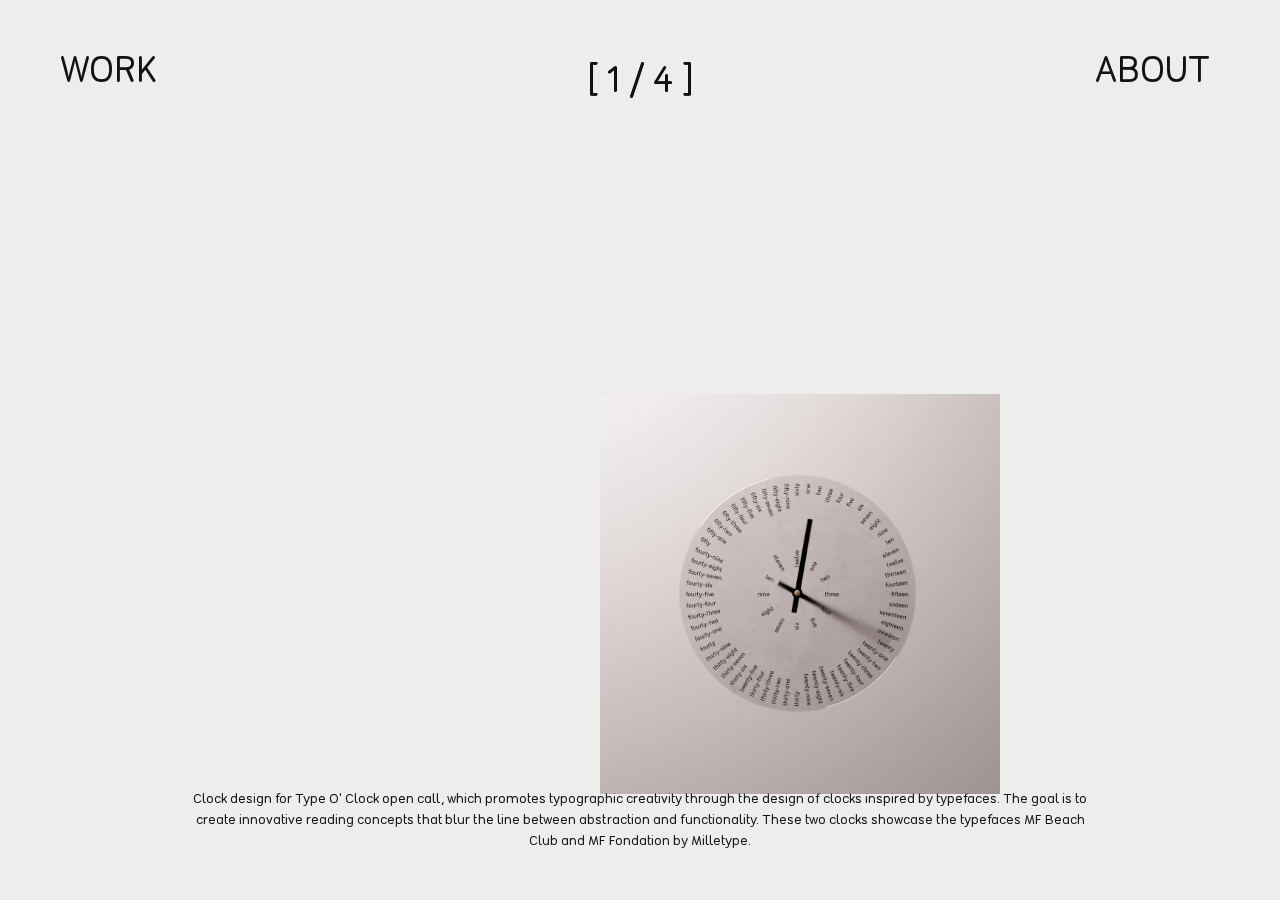
<file: index.html>
<!DOCTYPE html>
<html>

<head>
  <style>
       @font-face {
      font-family: 'MFBeachClub';
      src: url('fonts/MFBeachClub-Regular.ttf') format('truetype');
      font-weight: normal;
      font-style: normal;
    }
    body {
      background: #ededed;
      font-family: 'MFBeachClub', sans-serif;
      margin: 20px;
    }
      

    h2 {
      color: black;
      font-weight: normal;
    }

    Title {
      color: black;
      font-size: 100px;
    }

    button {
        font-family: 'MFBeachClub', sans-serif;
      background: none;
      color: white;
      border: none;
      padding: 20px 40px;
      border-radius: 80px;
      font-size: 40px;
      margin-right: 10px;
      cursor: pointer;
      margin-bottom: 20px;
      position: absolute;
      top: 20px;
      z-index: 10000;
      mix-blend-mode: difference;
    }

    button.active {
      background: black;
      color: white;
    }

    .popup {
      display: none;
      background-color: transparent;
      color: black;
      position: absolute;
      z-index: 1000;
      border-radius: 10px;
      width: 25vw;
      padding: 0;
      box-sizing: border-box;
      cursor: move;
    }

    .product_image {
      width: 125%;
      height: auto;
    }

    .product_description {
      position: fixed;
      bottom: 20px;
      left: 50%;
      transform: translateX(-50%);
      padding: 15px;
      text-align: center;
      font-size: 0.938rem;
      width: 80%;
      max-width: 900px;
      z-index: 9999;
      color: white;
      mix-blend-mode: difference;
    }

    /* ✅ Ajout du style pour la numérotation */
    .image_counter {
      position: fixed;
      top: 10px;
      left: 50%;
      transform: translateX(-50%);
      font-size: 40px;
      background: rgba(0, 0, 0, 0.6);
      color: white;
      padding: 40px 12px;
      border-radius: 10px;
      z-index: 10001;
      mix-blend-mode: difference;
      pointer-events: none;
    }
  </style>
</head>

<body>
  <title>Romain Marc</title>
  <button id="workButton" style="left: 20px;">WORK</button>
  <button id="aboutButton" style="right: 20px;">ABOUT</button>

  <div id="popup" class="popup">
    <div class="popup_content">
      <img id="popupImage" class="product_image" draggable="false" alt="Artwork">
    </div>
  </div>

  <p id="popupDescription" class="product_description"></p>

  <!-- ✅ Ajout du compteur d'image -->
  <div id="imageCounter" class="image_counter">1/1</div>

  <script>
    const popup = document.getElementById("popup");
    const popupImage = document.getElementById("popupImage");
    const popupDescription = document.getElementById("popupDescription");
    const workButton = document.getElementById("workButton");
    const aboutButton = document.getElementById("aboutButton");
    const imageCounter = document.getElementById("imageCounter"); // ✅ compteur

    const projects = [
        {
        description: "Clock design for Type O' Clock open call, which promotes typographic creativity through the design of clocks inspired by typefaces. The goal is to create innovative reading concepts that blur the line between abstraction and functionality. These two clocks showcase the typefaces MF Beach Club and MF Fondation by Milletype.",
        images: [
          "links/TYPEOCLOCK/ToC_1_front-min.jpg",
          "links/TYPEOCLOCK/ToC_1_Rside-min.jpg",
          "links/TYPEOCLOCK/ToC_2_front-min.jpg",
          "links/TYPEOCLOCK/ToC_2_Lside-min.jpg",
        ]
      },
      {
        description: "Poster design and various visuals for the “Christian Dior, Designer of Dreams” exhibition at the National Museum in Riyadh, presenting a retrospective on 75 years of Christian Dior's creativity and audacity.",
        images: [
          "links/_REDUCED/dior1-min.jpg",
          "links/_REDUCED/dior2-min.jpg",
          "links/_REDUCED/dior3-min.jpg",
        ]
      },
      {
        description: "MF Beach Club is a rounded variable typeface in 4 styles: Sans, Sans Stencil, Serif and Serif Stencil. All these styles can be combined to add fun an flavour. The typeface is supporting Latin languages. Design by Milletype Foundry",
        images: [
          "links/_REDUCED/DSC02842-min.jpg",
          "links/_REDUCED/DSC02810-min.jpg",
          "links/MF_BEACHCLUB/DSC02947-min.jpg",
          "links/_REDUCED/MF_Beach_Club-min.gif",
          "links/_REDUCED/tshit_mockup_front-min.jpg",
          "links/_REDUCED/tshit_mockup_back-min.jpg",
        ]
      },
      {
        description: "This book questions the different creative processes that are anchored in an extension of the history of typography by allowing its conservation, through the ages, by adapting old typographic characters or by larger creations that refer directly to a current. 170 × 246 mm - 128 pages - Cover 250gr/m2 - Uncoated paper 80gr/m2 - Glued square back - Fluorescent orange jaspage",
        images: [
          "links/_REDUCED/couv-1-min.jpg",
          "links/_REDUCED/dp-1-min.jpg",
          "links/_REDUCED/dp-3-min.jpg",
          "links/_REDUCED/dp-6-min.jpg",
          "links/_REDUCED/dp-8-min.jpg",
          "links/_REDUCED/dp-9-min.jpg",
        ]
      },
      {
        description: "An exquisite serif typeface meticulously crafted to echo the grandeur of ancient Greek engravings and the enduring elegance of lapidary inscriptions. Rooted in its earliest inspirations,",
        images: [
          "links/MF_CORINTHE/MF_Specimen_Corinthe5-min.jpg",
          "links/MF_CORINTHE/MF_Specimen_Corinthe6-min.jpg",
          "links/_REDUCED/Corintheoverzoom-min.gif",
          "links/MF_CORINTHE/MF_Specimen_Corinthe7-min.jpg",
          "links/MF_CORINTHE/MF_Specimen_Corinthe9-min.jpg",
          "links/_REDUCED/DSC02727-min.jpg",
        ]
      },
      {
        description: "The PRAd'A (Palmarès Rédional d'architecture en Nouvelle-Aquitaine) is a prize list aimed at rewarding architectural creations in the nouvelle-aquitaine region. The identity system inspired by the classification into different categories: S, M, L, XL. Based on adaptability, games of scale and construction revolving around a variable typography offering a playground. Design: Tabaramounien - Scenography: MJ Studio",
        images: [
          "links/PRADA/IMG_3316.jpg",
          "links/PRADA/IMG_5384.JPG",
          "links/PRADA/IMG_3318.jpg",
          "links/PRADA/IMG_5389.JPG",
        ]
      },
      {
        description: "SoS Sans is a bespoke typeface designed for Society Of Signs, a website devoted to pictography history and exploration. Society Of Signs is showcasing a range of pictograms and language systems.",
        images: [
          "links/_REDUCED/sos5-min.png",
          "links/_REDUCED/sos1-min.png",
          "links/_REDUCED/sos2-min.png",
          "links/_REDUCED/sos3-min.png",
          "links/_REDUCED/sos4-min.png",
        ]
      },
      {
        description: "In Search Of tells the fictional story of a person generated by artificial intelligence. The story is read through a series of differents texts, following the ages of life, from birth to death. Mirrors of our lives. 630 pages - Cover 250gr/m2 - Coated paper 80gr/m2 - Glued square back- Matte varnish",
        images: [
          "links/_REDUCED/EDITION_1-min.jpg",
          "links/_REDUCED/EDITION_3-min.jpg",
          "links/_REDUCED/EDITION_5-min.jpg",
          "links/_REDUCED/EDITION_6-min.jpg",
          "links/_REDUCED/POSTER_2-min.jpg",
          "links/_REDUCED/SPECIMEN1-min.jpg",
          "links/_REDUCED/SPECIMEN2-min.jpg",
          "links/_REDUCED/SPECIMEN3-min.jpg",
        ]
      },
      {
        description: "Stylistic set extension for the Purple Haze typeface to Greek and Georgian alphabets with the aim of expanding languages. Design by Fontspectrum (Edgar Walthert & Daniel Maarleveld).",
        images: [
          "links/_REDUCED/Specimen-min.jpg",
          "links/_REDUCED/Specimen2-min copie.jpg",
          "links/_REDUCED/Specimen4-min.jpg",
          "links/_REDUCED/Specimen6-min.jpg",
          "links/_REDUCED/Specimen9-min.jpg",
        ]
      },
      {
        description: "Ostensible is a collection dealing with the question of brutalism in architecture. This edition is composed of three issues, each dealing with a different subject and forming a common object. The three books are collected in a concrete box produced by @ofthebridge. 180 × 240 mm - 210 pages - 160gr/m2 paper - Sewn square back",
        images: [
          "links/_REDUCED/DSC09212-scaled-min.jpg",
          "links/_REDUCED/DSC09293-scaled-min.jpg",
          "links/_REDUCED/DSC09264-min.jpg",
          "links/_REDUCED/DSC09316-scaled-min.jpg",
          "links/OSTENSIBLE/DSC09291.jpg",
        ]
      },
      {
        description: "Electric Blue is a variable typeface in two axis (width and weight) inspired by the pixel design era and also a tribute to a famous Dutch graphic and type designer know as Wim Crouwel.Design by Fontspectrum (Edgar Walthert & Daniel Maarleveld).",
        images: [
          "links/ELECTRIC_BLUE/specimen-min.jpg",
          "links/ELECTRIC_BLUE/specimen5-min.jpg",
          "links/ELECTRIC_BLUE/specimen6-min.jpg",
          "links/_REDUCED/specimen8-min.jpg",
          "links/_REDUCED/specimen12-min.jpg",
          "links/_REDUCED/specimen14-min.jpg",
        ]
      },
      {
        description: "Burner institute is a project of a fictitious persona of a protagonist, banker by day and graffiti artist by night. The realization of the specimens makes it possible to confront these two worlds, Posters: 1200 × 800 mm - Parchment: 210 × 8300 mm",
        images: [
          "links/_REDUCED/letters-min.jpg",
          "links/_REDUCED/poster1-min.jpg",
          "links/_REDUCED/poster2-min.jpg",
          "links/_REDUCED/poster3-min.jpg",
          "links/_REDUCED/parcheminfondnoir-min.jpg",
        ]
      },
    ];

    let currentProjectIndex = 0;
    let currentImageIndex = 0;
    let zCounter = 1000;

    function bringToFront(el) {
      zCounter++;
      el.style.zIndex = zCounter;
    }

    function showPopup() {
      if (currentImageIndex === 0) {
        const oldPopups = document.querySelectorAll(".popup.generated");
        oldPopups.forEach(p => p.remove());
      }

      const project = projects[currentProjectIndex];
      const image = project.images[currentImageIndex];

      // ✅ Mise à jour du compteur
      imageCounter.textContent = `[ ${currentImageIndex + 1} / ${project.images.length} ]`;

      const newPopup = popup.cloneNode(true);
      newPopup.classList.add("generated");

      const newImage = newPopup.querySelector("img");
      newImage.src = image;

      newPopup.style.display = "block";
      newPopup.style.visibility = "hidden";
      newPopup.style.left = "-9999px";
      newPopup.style.top = "-9999px";

      document.body.appendChild(newPopup);

      const popupWidth = newPopup.offsetWidth;
      const popupHeight = newPopup.offsetHeight;

      const maxX = Math.max(0, window.innerWidth - popupWidth - 20);
      const maxY = window.innerHeight * 0.6;
      const posX = Math.floor(Math.random() * maxX);
      const posY = Math.floor(Math.random() * maxY);

      newPopup.style.left = posX + "px";
      newPopup.style.top = posY + "px";
      newPopup.style.visibility = "visible";
      bringToFront(newPopup);

      newPopup.addEventListener("mousedown", (e) => {
        isDragging = true;
        bringToFront(newPopup);
        offsetX = e.clientX - newPopup.offsetLeft;
        offsetY = e.clientY - newPopup.offsetTop;
        document.addEventListener("mousemove", movePopupNew);
        document.addEventListener("mouseup", stopDraggingNew);
      });

      function movePopupNew(e) {
        if (!isDragging) return;
        newPopup.style.left = (e.clientX - offsetX) + "px";
        newPopup.style.top = (e.clientY - offsetY) + "px";
      }

      function stopDraggingNew() {
        isDragging = false;
        document.removeEventListener("mousemove", movePopupNew);
        document.removeEventListener("mouseup", stopDraggingNew);
      }

      popupDescription.textContent = project.description;

      currentImageIndex++;
      if (currentImageIndex >= project.images.length) {
        currentImageIndex = 0;
        currentProjectIndex = (currentProjectIndex + 1) % projects.length;
      }
    }

    aboutButton.addEventListener("click", () => {
      window.location.href = 'about.html';
    });

    workButton.addEventListener("click", showPopup);

    let isDragging = false;
    let offsetX = 0;
    let offsetY = 0;

    popup.addEventListener("mousedown", (e) => {
      isDragging = true;
      bringToFront(popup);
      offsetX = e.clientX - popup.offsetLeft;
      offsetY = e.clientY - popup.offsetTop;
      document.addEventListener("mousemove", movePopup);
      document.addEventListener("mouseup", stopDragging);
    });

    function movePopup(e) {
      if (!isDragging) return;
      popup.style.left = (e.clientX - offsetX) + "px";
      popup.style.top = (e.clientY - offsetY) + "px";
    }

    function stopDragging() {
      isDragging = false;
      document.removeEventListener("mousemove", movePopup);
      document.removeEventListener("mouseup", stopDragging);
    }

    // ✅ Affiche la première image automatiquement à l'ouverture
    window.addEventListener("load", showPopup);
  </script>
</body>

</html>
</file>
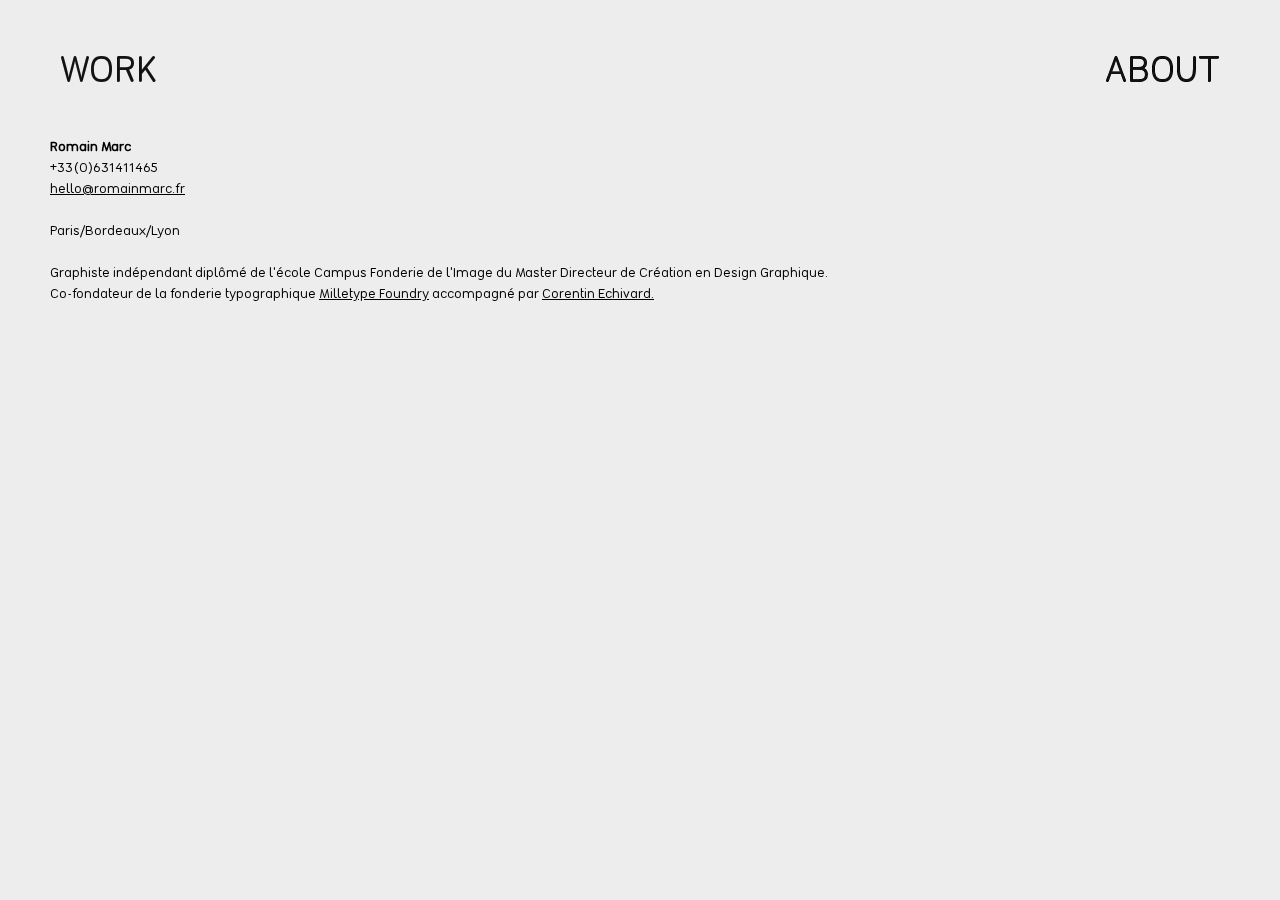
<file: about.html>
<!DOCTYPE html>
<html>

<head>
  <style>
      @font-face {
      font-family: 'MFBeachClub';
      src: url('fonts/MFBeachClub-Regular.ttf') format('truetype');
      font-weight: normal;
      font-style: normal;
    }
    body {
      background: #ededed;
      font-family: 'MFBeachClub', sans-serif;
      margin: 0;
      padding: 0;
    }

    h2 {
      color: black;
      font-weight: bold;
    }

    title {
      color: black;
      font-size: 100px;
    }

    button {
        font-family: 'MFBeachClub', sans-serif;
      background: none;
      color: white;
      border: none;
      padding: 20px 40px;
      border-radius: 80px;
      font-size: 40px;
      cursor: pointer;
      position: absolute;
      top: 20px;
      z-index: 10000;
      mix-blend-mode: difference;
    }

    button.active {
      background: black;
      color: white;
    }

    #aboutButton {
      right: 20px;
    }

    #workButton {
      left: 20px;
    }

    .about-container {
      padding-top: 120px; /* espace sous les boutons */
      padding-left: 50px; /* marge à gauche */
      padding-right: 50px;
      font-size: 0.938rem;
      color: black;
      max-width: 900px;
    }

    b {
      font-weight: bold;
    }

  </style>
</head>

<body>
  <title>Romain Marc</title>
  
  <!-- Lien vers index.html pour le bouton Work -->
  <a href="index.html">
    <button id="workButton">WORK</button>
  </a>
  
  <button id="aboutButton" class="active">ABOUT</button>

  <div class="about-container">
    <p>
      <b>Romain Marc</b><br>
      +33(0)631411465<br>
      <a href="mailto:hello@romainmarc.fr" style="color:black;">hello@romainmarc.fr</a><br><br>
        
        Paris/Bordeaux/Lyon<br><br>

    Graphiste indépendant diplômé de l'école Campus Fonderie de l'Image du Master Directeur de Création en Design Graphique.<br>
    Co-fondateur de la fonderie typographique <a href="https://milletype.fr/"target="_blank" style="color:black;">Milletype Foundry</a> accompagné par 
    <a href="https://corentinechivard.com//"target="_blank" style="color:black;">Corentin Echivard.</a>
    </p>
  </div>
</body>

</html>
</file>
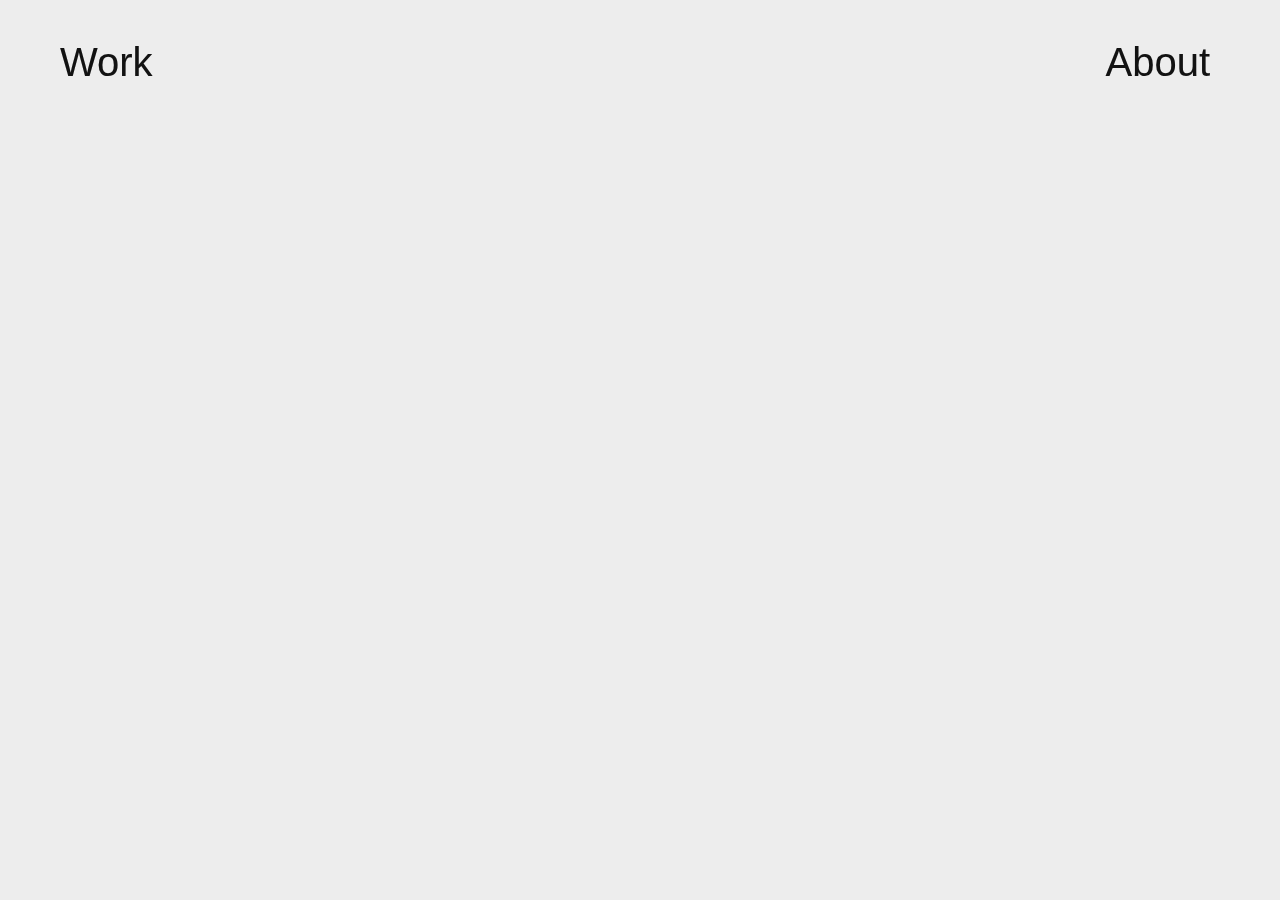
<file: shop.html>
<!DOCTYPE html>
<html>

<head>
  <style>
    body {
      background: #ededed;
      font-family: sans-serif;
      margin: 20px;
    }

    h2 {
      color: black;
      font-weight: bold;
    }

    Title {
      color: black;
      font-size: 100px;
    }

    button {
      background: none;
      color: white;
      border: none;
      padding: 20px 40px;
      border-radius: 80px;
      font-size: 40px;
      margin-right: 10px;
      cursor: pointer;
      margin-bottom: 20px;
      position: absolute;
      top: 20px;
      z-index: 10000;
      mix-blend-mode: difference;
    }

    button.active {
      background: black;
      color: white;
    }

    .popup {
      display: none;
      background-color: transparent;
      color: black;
      position: absolute;
      z-index: 1000;
      border-radius: 10px;
      width: 25vw;
      padding: 0;
      box-sizing: border-box;
      cursor: move;
    }

    .product_image {
      width: 125%;
      height: auto;
    }

    .product_description {
      position: fixed;
      bottom: 20px;
      left: 50%;
      transform: translateX(-50%);
      padding: 15px;
      text-align: center;
      font-size: 14px;
      width: 80%;
      max-width: 900px;
      z-index: 9999;
      color: white;
      mix-blend-mode: difference;
    }
  </style>
</head>

<body>
  <title>Romain Marc</title>
  <button id="workButton" style="left: 20px;">Work</button>
  <button id="aboutButton" style="right: 20px;">About</button>

  <div id="popup" class="popup">
    <div class="popup_content">
      <img id="popupImage" class="product_image" draggable="false" alt="Artwork">
    </div>
  </div>

  <p id="popupDescription" class="product_description"></p>

  <script>
    const popup = document.getElementById("popup");
    const popupImage = document.getElementById("popupImage");
    const popupDescription = document.getElementById("popupDescription");
    const workButton = document.getElementById("workButton");

    const projects = [
      {
        description: "Poster design and various visuals for the “Christian Dior, Designer of Dreams” exhibition at the National Museum in Riyadh, presenting a retrospective on 75 years of Christian Dior's creativity and audacity.",
        images: [
          "links/DIOR/dior1.jpg",
          "links/DIOR/dior3.jpg",
          "links/DIOR/dior2.webp",
        ]
      },
      {
        description: "MF Beach Club is a rounded variable typeface in 4 styles: Sans, Sans Stencil, Serif and Serif Stencil. All these styles can be combined to add fun an flavour. The typeface is supporting Latin languages. Design by Milletype Foundry",
        images: [
          "links/MF_BEACHCLUB/DSC02842.jpg",
          "links/MF_BEACHCLUB/DSC02810.jpg",
          "links/MF_BEACHCLUB/DSC02947.jpg",
          "links/MF_BEACHCLUB/MF_Beach_Club.gif",
          "links/MF_BEACHCLUB/tshit_mockup_front.webp",
          "links/MF_BEACHCLUB/tshit_mockup_back.jpg",
        ]
      },
    {
        description: "This book questions the different creative processes that are anchored in an extension of the history of typography by allowing its conservation, through the ages, by adapting old typographic characters or by larger creations that refer directly to a current. 170 × 246 mm - 128 pages - Cover 250gr/m2 - Uncoated paper 80gr/m2 - Glued square back - Fluorescent orange jaspage",
        images: [
          "links/RECREATION_CONTEMPORAINE/couv-1.jpg",
          "links/RECREATION_CONTEMPORAINE/dp-1.jpg",
          "links/RECREATION_CONTEMPORAINE/dp-3.jpg",
          "links/RECREATION_CONTEMPORAINE/dp-6.jpg",
          "links/RECREATION_CONTEMPORAINE/dp-8.jpg",
          "links/RECREATION_CONTEMPORAINE/dp-9.jpg",
        ]
      },
      {
        description: "An exquisite serif typeface meticulously crafted to echo the grandeur of ancient Greek engravings and the enduring elegance of lapidary inscriptions. Rooted in its earliest inspirations,",
        images: [
          "links/MF_CORINTHE/MF_Specimen_Corinthe5.jpg",
          "links/MF_CORINTHE/MF_Specimen_Corinthe6.jpg",
          "links/MF_CORINTHE/Corintheoverzoom.gif",
          "links/MF_CORINTHE/MF_Specimen_Corinthe7.jpg",
          "links/MF_CORINTHE/MF_Specimen_Corinthe9.jpg",
          "links/MF_CORINTHE/DSC02727.jpg",
        ]
      },
        {
        description: "The PRAd'A (Palmarès Rédional d'architecture en Nouvelle-Aquitaine) is a prize list aimed at rewarding architectural creations in the nouvelle-aquitaine region. The identity system inspired by the classification into different categories: S, M, L, XL. Based on adaptability, games of scale and construction revolving around a variable typography offering a playground. Design: Tabaramounien - Scenography: MJ Studio",
        images: [
          "links/PRADA/IMG_3316.jpg",
          "links/PRADA/IMG_5384.JPG",
          "links/PRADA/IMG_3318.jpg",
          "links/PRADA/IMG_5389.JPG",
        ]
      },
      {
        description: "SoS Sans is a bespoke typeface designed for Society Of Signs, a website devoted to pictography history and exploration. Society Of Signs is showcasing a range of pictograms and language systems.",
        images: [
          "links/SOS/sos5.png",
          "links/SOS/sos1.png",
          "links/SOS/sos2.png",
          "links/SOS/sos3.png",
          "links/SOS/sos4.png",
        ]
      },
        {
        description: "In Search Of tells the fictional story of a person generated by artificial intelligence. The story is read through a series of differents texts, following the ages of life, from birth to death. Mirrors of our lives. 630 pages - Cover 250gr/m2 - Coated paper 80gr/m2 - Glued square back- Matte varnish",
        images: [
          "links/a_la_recherche/EDITION_1.jpg",
          "links/a_la_recherche/EDITION_3.jpg",
          "links/a_la_recherche/EDITION_5.jpg",
          "links/a_la_recherche/EDITION_6.jpg",
          "links/a_la_recherche/POSTER_2.jpg",
          "links/a_la_recherche/SPECIMEN1.jpg",
          "links/a_la_recherche/SPECIMEN2.jpg",
          "links/a_la_recherche/SPECIMEN3.jpg",
        ]
      },
        {
        description: "Stylistic set extension for the Purple Haze typeface to Greek and Georgian alphabets with the aim of expanding languages. Design by Fontspectrum (Edgar Walthert & Daniel Maarleveld).",
        images: [
          "links/PURPLE_HAZE/Specimen.jpg",
          "links/PURPLE_HAZE/Specimen2.jpg",
          "links/PURPLE_HAZE/Specimen4.jpg",
          "links/PURPLE_HAZE/Specimen6.jpg",
          "links/PURPLE_HAZE/Specimen9.jpg",
        ]
      },
        {
        description: "Ostensible is a collection dealing with the question of brutalism in architecture. This edition is composed of three issues, each dealing with a different subject and forming a common object. The three books are collected in a concrete box produced by @ofthebridge. 180 × 240 mm - 210 pages - 160gr/m2 paper - Sewn square back",
        images: [
          "links/Ostensible/DSC09212-scaled.jpg",
          "links/Ostensible/DSC09293-scaled.jpg",
          "links/Ostensible/DSC09264.jpg",
          "links/Ostensible/DSC09316-scaled.jpg",
          "links/Ostensible/DSC09291.jpg",
        ]
      },
        {
        description: "Electric Blue is a variable typeface in two axis (width and weight) inspired by the pixel design era and also a tribute to a famous Dutch graphic and type designer know as Wim Crouwel.Design by Fontspectrum (Edgar Walthert & Daniel Maarleveld).",
        images: [
          "links/ELECTRIC_BLUE/specimen.jpg",
          "links/ELECTRIC_BLUE/specimen5.jpg",
          "links/ELECTRIC_BLUE/specimen6.jpg",
          "links/ELECTRIC_BLUE/specimen8.jpg",
          "links/ELECTRIC_BLUE/specimen12.jpg",
          "links/ELECTRIC_BLUE/specimen14.jpg",
        ]
      },
        {
        description: "Burner institute is a project of a fictitious persona of a protagonist, banker by day and graffiti artist by night. The realization of the specimens makes it possible to confront these two worlds, Posters: 1200 × 800 mm - Parchment: 210 × 8300 mm",
        images: [
          "links/BURNER_INSTITUTE/letters.jpg",
          "links/BURNER_INSTITUTE/poster1.jpg",
          "links/BURNER_INSTITUTE/poster2.jpg",
          "links/BURNER_INSTITUTE/poster3.jpg",
          "links/BURNER_INSTITUTE/parcheminfondnoir.jpg",
        ]
      },
    ];

    let currentProjectIndex = 0;
    let currentImageIndex = 0;
    let zCounter = 1000;

    function bringToFront(el) {
      zCounter++;
      el.style.zIndex = zCounter;
    }

    function showPopup() {
      if (currentImageIndex === 0) {
        const oldPopups = document.querySelectorAll(".popup.generated");
        oldPopups.forEach(p => p.remove());
      }

      const project = projects[currentProjectIndex];
      const image = project.images[currentImageIndex];

      const newPopup = popup.cloneNode(true);
      newPopup.classList.add("generated");

      const newImage = newPopup.querySelector("img");
      newImage.src = image;

      newPopup.style.display = "block";
      newPopup.style.visibility = "hidden";
      newPopup.style.left = "-9999px";
      newPopup.style.top = "-9999px";

      document.body.appendChild(newPopup);

      const popupWidth = newPopup.offsetWidth;
      const popupHeight = newPopup.offsetHeight;

      const maxX = Math.max(0, window.innerWidth - popupWidth - 20);
      const maxY = window.innerHeight * 0.6; // max 60% vertical
      const posX = Math.floor(Math.random() * maxX);
      const posY = Math.floor(Math.random() * maxY);

      newPopup.style.left = posX + "px";
      newPopup.style.top = posY + "px";
      newPopup.style.visibility = "visible";
      bringToFront(newPopup);

      newPopup.addEventListener("mousedown", (e) => {
        isDragging = true;
        bringToFront(newPopup);
        offsetX = e.clientX - newPopup.offsetLeft;
        offsetY = e.clientY - newPopup.offsetTop;
        document.addEventListener("mousemove", movePopupNew);
        document.addEventListener("mouseup", stopDraggingNew);
      });

      function movePopupNew(e) {
        if (!isDragging) return;
        newPopup.style.left = (e.clientX - offsetX) + "px";
        newPopup.style.top = (e.clientY - offsetY) + "px";
      }

      function stopDraggingNew() {
        isDragging = false;
        document.removeEventListener("mousemove", movePopupNew);
        document.removeEventListener("mouseup", stopDraggingNew);
      }

      popupDescription.textContent = project.description;

      currentImageIndex++;
      if (currentImageIndex >= project.images.length) {
        currentImageIndex = 0;
        currentProjectIndex = (currentProjectIndex + 1) % projects.length;
      }
    }

    workButton.addEventListener("click", showPopup);

    let isDragging = false;
    let offsetX = 0;
    let offsetY = 0;

    popup.addEventListener("mousedown", (e) => {
      isDragging = true;
      bringToFront(popup);
      offsetX = e.clientX - popup.offsetLeft;
      offsetY = e.clientY - popup.offsetTop;
      document.addEventListener("mousemove", movePopup);
      document.addEventListener("mouseup", stopDragging);
    });

    function movePopup(e) {
      if (!isDragging) return;
      popup.style.left = (e.clientX - offsetX) + "px";
      popup.style.top = (e.clientY - offsetY) + "px";
    }

    function stopDragging() {
      isDragging = false;
      document.removeEventListener("mousemove", movePopup);
      document.removeEventListener("mouseup", stopDragging);
    }
  </script>
</body>

</html>
</file>
